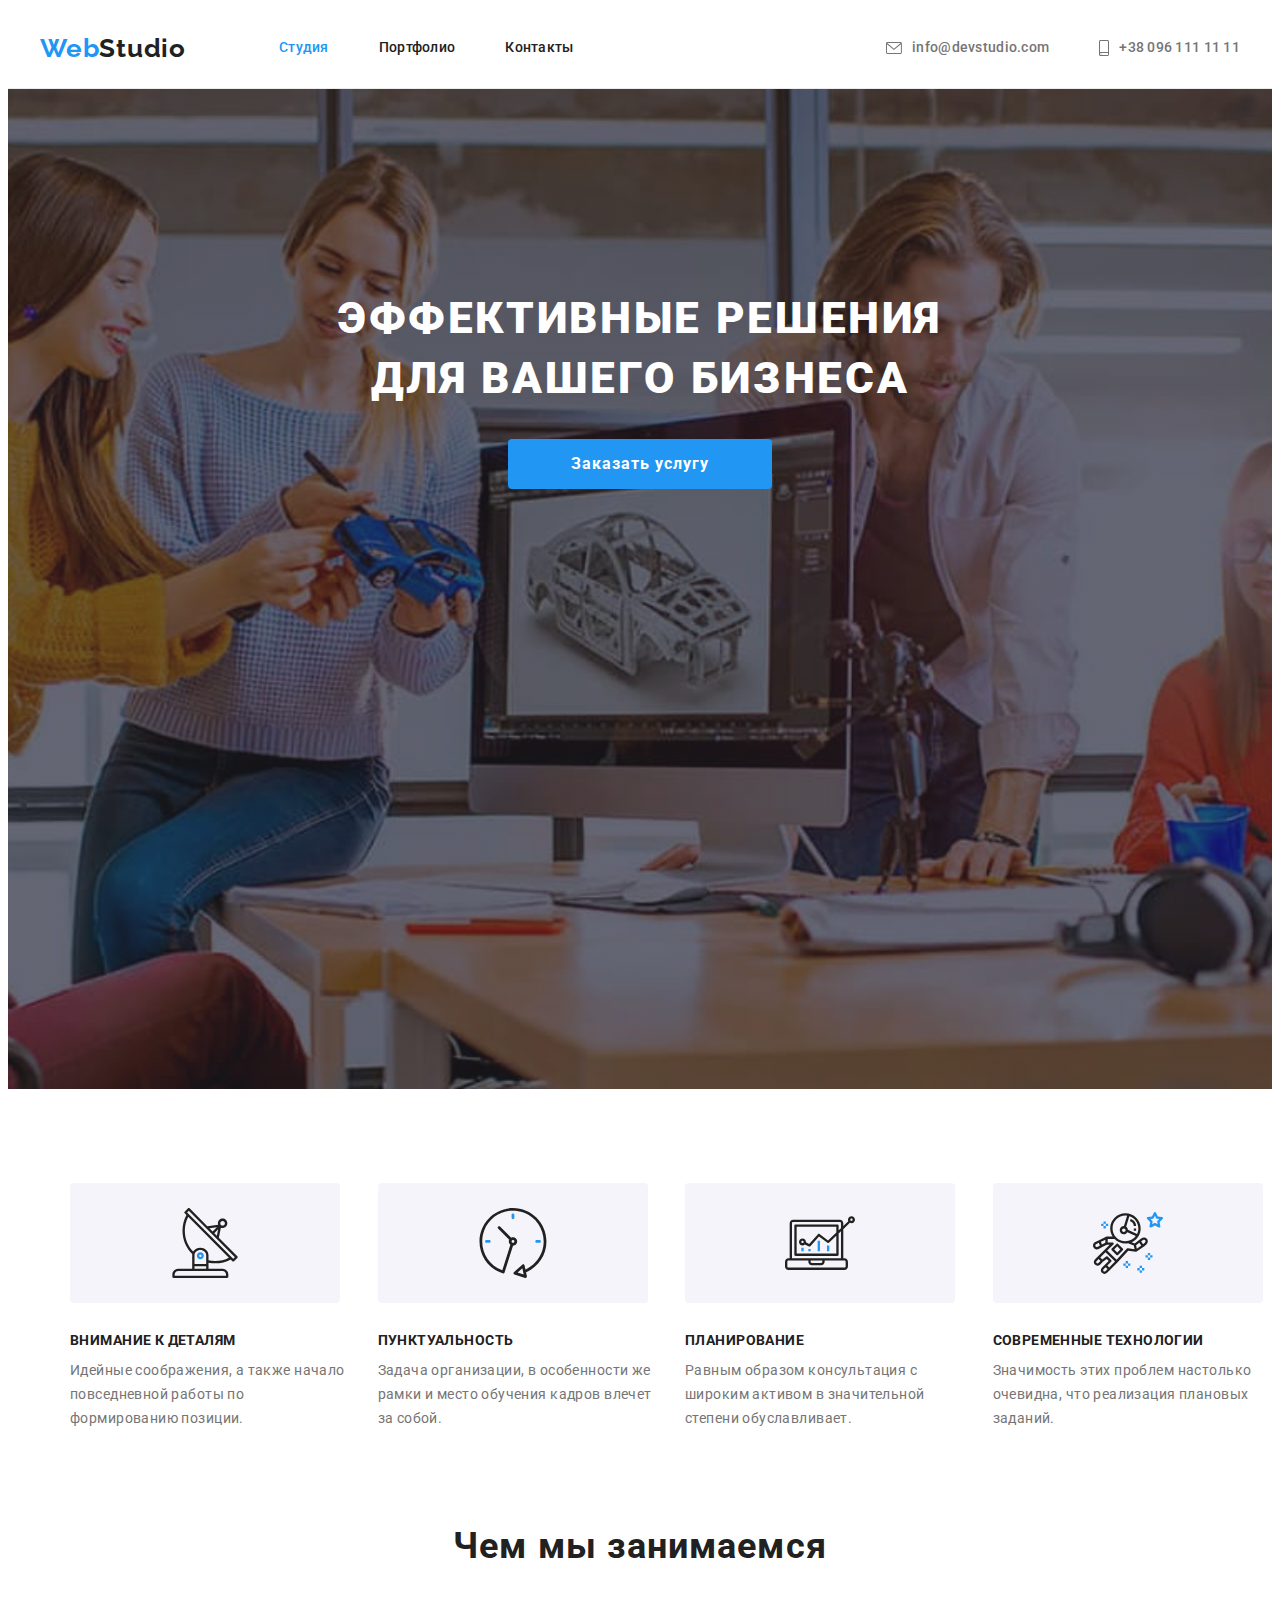
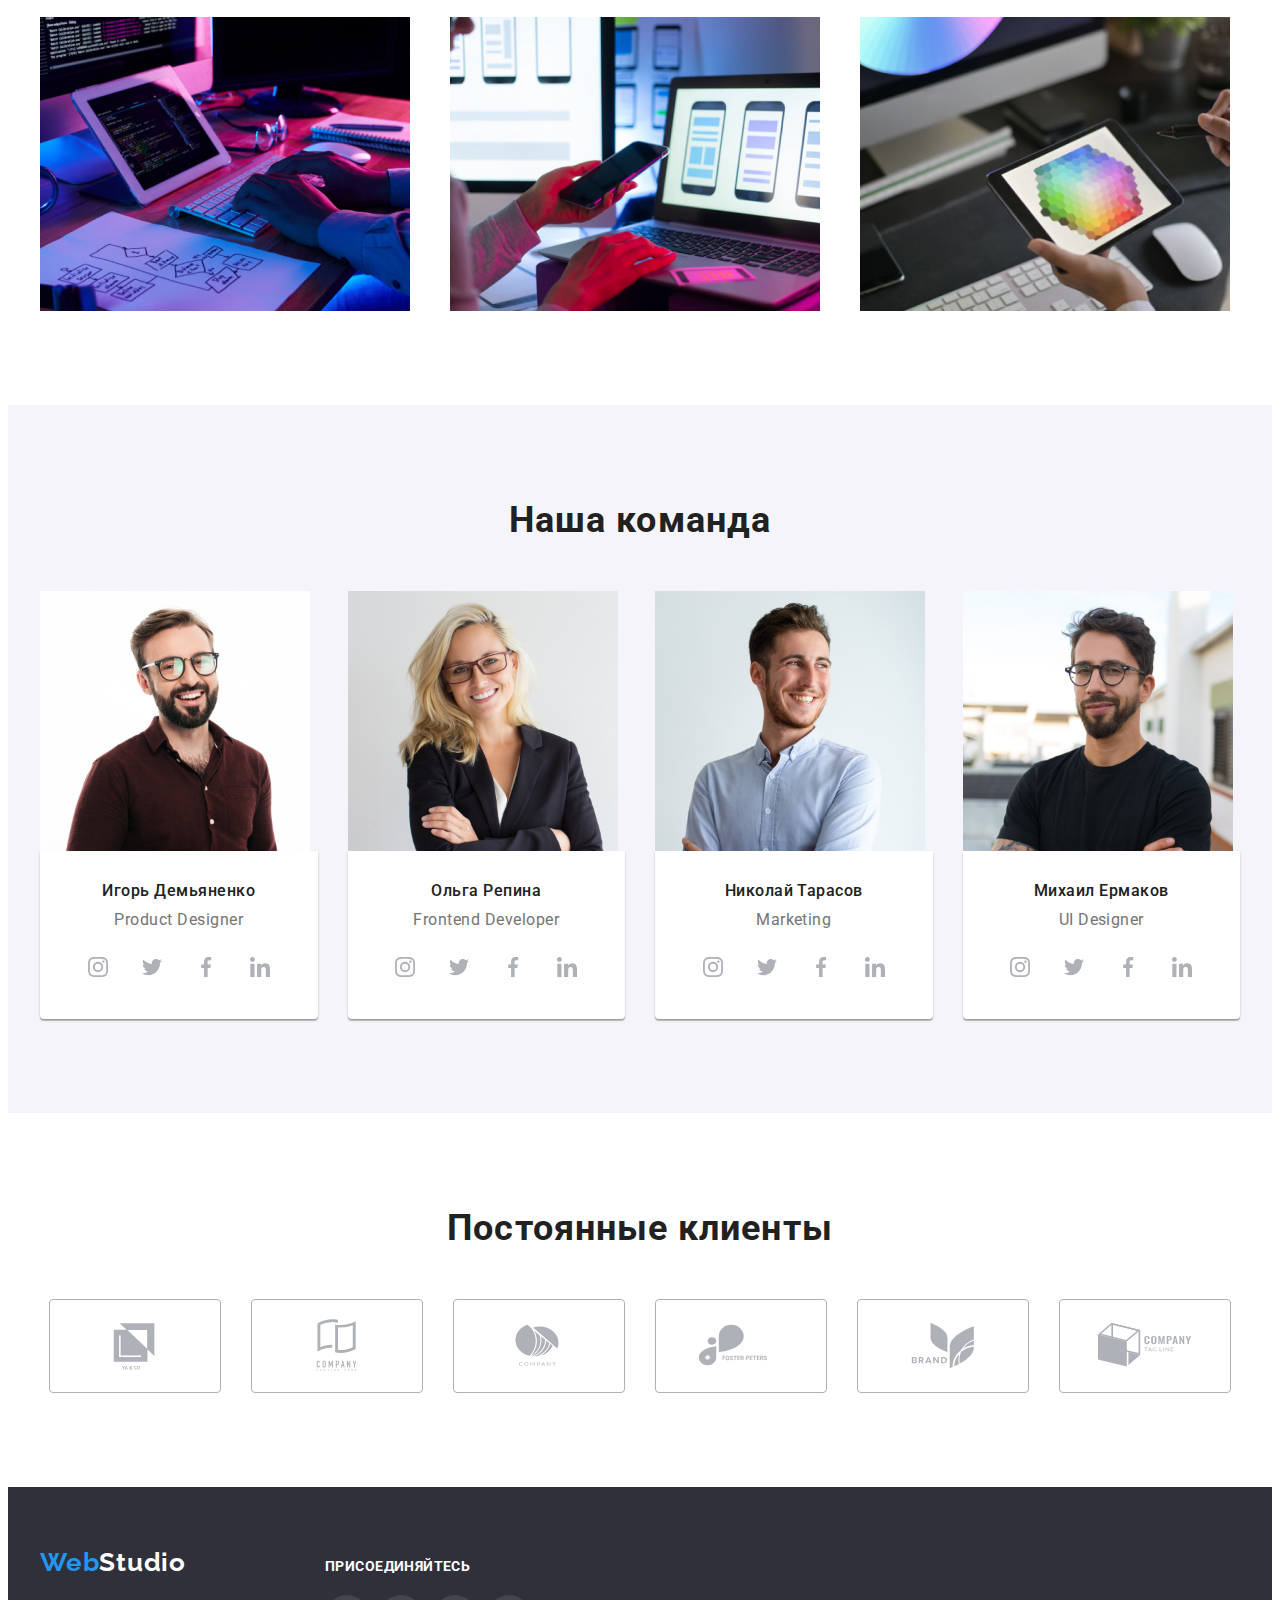
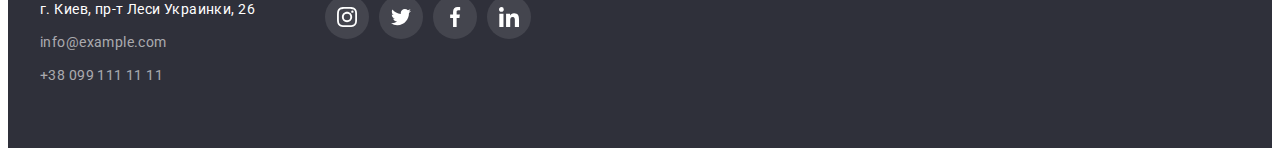
<file: index.html>
<!DOCTYPE html>
<html lang="ru">
  <head>
    <meta charset="UTF-8" />
    <meta http-equiv="X-UA-Compatible" content="IE=edge" />
    <meta name="viewport" content="width=device-width, initial-scale=1.0" />
    <title>WebStudio</title>
    <link rel="preconnect" href="https://fonts.googleapis.com" />
    <link rel="preconnect" href="https://fonts.gstatic.com" crossorigin />
    <link
      href="https://fonts.googleapis.com/css2?family=Raleway:wght@700&family=Roboto:wght@400;500;700;900&display=swap"
      rel="stylesheet"
    />
    <link
      rel="stylesheet"
      href="https://cdnjs.cloudflare.com/ajax/libs/modern-normalize/1.1.0/modern-normalize.min.css"
      integrity="sha512-wpPYUAdjBVSE4KJnH1VR1HeZfpl1ub8YT/NKx4PuQ5NmX2tKuGu6U/JRp5y+Y8XG2tV+wKQpNHVUX03MfMFn9Q=="
      crossorigin="anonymous"
      referrerpolicy="no-referrer"
    />
    <link rel="stylesheet" href="./css/style.css" />
  </head>
  <body>
    <header class="header">
      <!--site-nav-->
      <div class="container header-content">
        <a class="logo" href="/">Web<span class="header-logo">Studio</span></a>
        <nav>
          <ul class="site-nav list">
            <li class="site-nav-item">
              <a class="link current" href="./index.html">Студия</a>
            </li>
            <li class="site-nav-item">
              <a class="link" href="./portfolio.html">Портфолио</a>
            </li>
            <li class="site-nav-item"><a class="link" href="">Контакты</a></li>
          </ul>
        </nav>
        <!--contacts-->
        <ul class="list header-contacts">
          <li class="contacts-item">
            <a class="contacts" href="mailto:info@devstudio.com"
              ><svg class="contact-icon" width="16" height="12">
                <use href="./images/icons.svg#icon-envelope"></use></svg
              >info@devstudio.com</a
            >
          </li>
          <li class="contacts-item">
            <a class="contacts" href="tel:+380961111111"
              ><svg class="contact-icon" width="10" height="16">
                <use href="./images/icons.svg#icon-smartphone"></use></svg
              >+38 096 111 11 11</a
            >
          </li>
        </ul>
      </div>
    </header>
    <main>
      <!--section hero-->
      <section class="hero overlay">
        <div class="container">
          <h1 class="title-hero">
            Эффективные решения<br />
            для вашего бизнеса
          </h1>
          <a class="button" href="">Заказать услугу</a>
        </div>
      </section>
      <!--section features-->
      <section class="features">
        <div class="container">
          <h2 class="title-hidden">Качества вебстудии</h2>
          <ul class="features-list list">
            <li class="features-item">
              <div class="features-box">
                <svg class="features-icon" width="70" height="70">
                  <use href="./images/icons.svg#icon-antenna"></use>
                </svg>
              </div>
              <h3 class="features-title-secondary">Внимание к деталям</h3>
              <p class="features-text">
                Идейные соображения, а также начало повседневной работы по
                формированию позиции.
              </p>
            </li>
            <li class="features-item">
              <div class="features-box">
                <svg class="features-icon" width="70" height="70">
                  <use href="./images/icons.svg#icon-clock"></use>
                </svg>
              </div>
              <h3 class="features-title-secondary">Пунктуальность</h3>
              <p class="features-text">
                Задача организации, в особенности же рамки и место обучения
                кадров влечет за собой.
              </p>
            </li>
            <li class="features-item">
              <div class="features-box">
                <svg class="features-icon" width="70" height="70">
                  <use href="./images/icons.svg#icon-diagram"></use>
                </svg>
              </div>
              <h3 class="features-title-secondary">Планирование</h3>
              <p class="features-text">
                Равным образом консультация с широким активом в значительной
                степени обуславливает.
              </p>
            </li>
            <li class="features-item">
              <div class="features-box">
                <svg class="features-icon" width="70" height="70">
                  <use href="./images/icons.svg#icon-astronaut"></use>
                </svg>
              </div>
              <h3 class="features-title-secondary">Современные технологии</h3>
              <p class="features-text">
                Значимость этих проблем настолько очевидна, что реализация
                плановых заданий.
              </p>
            </li>
          </ul>
        </div>
      </section>
      <!--section activity-->
      <section class="activity">
        <div class="container">
          <h2 class="activity-title-primary">Чем мы занимаемся</h2>
          <ul class="list activity-list">
            <li class="activity-item">
              <a href="">
                <img
                  src="./img-services/img1.jpg"
                  alt="руки над клавиатурой компьютера"
                  width="370"
              /></a>
            </li>
            <li class="activity-item">
              <a href="">
                <img
                  src="./img-services/img2.jpg"
                  alt="рука держит телефон перед ноутбуком"
                  width="370"
              /></a>
            </li>
            <li class="activity-item">
              <a href="">
                <img
                  src="./img-services/img3.jpg"
                  alt="планшет в руке в котором цветная графика"
                  width="370"
              /></a>
            </li>
          </ul>
        </div>
      </section>
      <!--section team-->
      <section class="team">
        <div class="container">
          <h2 class="team-title-primary">Наша команда</h2>
          <ul class="list team-list">
            <li class="team-item">
              <img
                src="./img-team/img.jpg"
                alt="фотография мужчины в очках"
                class="team-photo"
                width="270"
              />
              <div class="img-team-caption">
                <h3 class="team-title-secondary">Игорь Демьяненко</h3>
                <p class="team-text">Product Designer</p>
                <ul class="team-social-lincs list">
                  <li class="team-social-item">
                    <a class="team-elipse" href=""
                      ><svg class="team-social-icon" width="20" height="20">
                        <use
                          href="./images/icons.svg#icon-instagram"
                        ></use></svg
                    ></a>
                  </li>
                  <li class="team-social-item">
                    <a class="team-elipse" href=""
                      ><svg class="team-social-icon" width="20" height="20">
                        <use href="./images/icons.svg#icon-twitter"></use></svg
                    ></a>
                  </li>
                  <li class="team-social-item">
                    <a class="team-elipse" href=""
                      ><svg class="team-social-icon" width="20" height="20">
                        <use href="./images/icons.svg#icon-facebook"></use></svg
                    ></a>
                  </li>
                  <li class="team-social-item">
                    <a class="team-elipse" href=""
                      ><svg class="team-social-icon" width="20" height="20">
                        <use href="./images/icons.svg#icon-linkedin"></use></svg
                    ></a>
                  </li>
                </ul>
              </div>
            </li>
            <li class="team-item">
              <img
                src="./img-team/img1.jpg"
                alt="фотография женьщины в очках"
                class="team-photo"
                width="270"
              />
              <div class="img-team-caption">
                <h3 class="team-title-secondary">Ольга Репина</h3>
                <p class="team-text">Frontend Developer</p>
                <ul class="team-social-lincs list">
                  <li class="team-social-item">
                    <a class="team-elipse" href=""
                      ><svg class="team-social-icon" width="20" height="20">
                        <use
                          href="./images/icons.svg#icon-instagram"
                        ></use></svg
                    ></a>
                  </li>
                  <li class="team-social-item">
                    <a class="team-elipse" href=""
                      ><svg class="team-social-icon" width="20" height="20">
                        <use href="./images/icons.svg#icon-twitter"></use></svg
                    ></a>
                  </li>
                  <li class="team-social-item">
                    <a class="team-elipse" href=""
                      ><svg class="team-social-icon" width="20" height="20">
                        <use href="./images/icons.svg#icon-facebook"></use></svg
                    ></a>
                  </li>
                  <li class="team-social-item">
                    <a class="team-elipse" href=""
                      ><svg class="team-social-icon" width="20" height="20">
                        <use href="./images/icons.svg#icon-linkedin"></use></svg
                    ></a>
                  </li>
                </ul>
              </div>
            </li>
            <li class="team-item">
              <img
                src="./img-team/img2.jpg"
                alt="фотография улыбающегося мужчины в полуобороте"
                class="team-photo"
                width="270"
              />
              <div class="img-team-caption">
                <h3 class="team-title-secondary">Николай Тарасов</h3>
                <p class="team-text">Marketing</p>
                <ul class="team-social-lincs list">
                  <li class="team-social-item">
                    <a class="team-elipse" href=""
                      ><svg class="team-social-icon" width="20" height="20">
                        <use
                          href="./images/icons.svg#icon-instagram"
                        ></use></svg
                    ></a>
                  </li>
                  <li class="team-social-item">
                    <a class="team-elipse" href=""
                      ><svg class="team-social-icon" width="20" height="20">
                        <use href="./images/icons.svg#icon-twitter"></use></svg
                    ></a>
                  </li>
                  <li class="team-social-item">
                    <a class="team-elipse" href=""
                      ><svg class="team-social-icon" width="20" height="20">
                        <use href="./images/icons.svg#icon-facebook"></use></svg
                    ></a>
                  </li>
                  <li class="team-social-item">
                    <a class="team-elipse" href=""
                      ><svg class="team-social-icon" width="20" height="20">
                        <use href="./images/icons.svg#icon-linkedin"></use></svg
                    ></a>
                  </li>
                </ul>
              </div>
            </li>
            <li class="team-item">
              <img
                src="./img-team/img3.jpg"
                alt="фотография мужчины в очках с бородой"
                class="team-photo"
                width="270"
              />
              <div class="img-team-caption">
                <h3 class="team-title-secondary">Михаил Ермаков</h3>
                <p class="team-text">UI Designer</p>
                <ul class="team-social-lincs list">
                  <li class="team-social-item">
                    <a class="team-elipse" href=""
                      ><svg class="team-social-icon" width="20" height="20">
                        <use
                          href="./images/icons.svg#icon-instagram"
                        ></use></svg
                    ></a>
                  </li>
                  <li class="team-social-item">
                    <a class="team-elipse" href=""
                      ><svg class="team-social-icon" width="20" height="20">
                        <use href="./images/icons.svg#icon-twitter"></use></svg
                    ></a>
                  </li>
                  <li class="team-social-item">
                    <a class="team-elipse" href=""
                      ><svg class="team-social-icon" width="20" height="20">
                        <use href="./images/icons.svg#icon-facebook"></use></svg
                    ></a>
                  </li>
                  <li class="team-social-item">
                    <a class="team-elipse" href=""
                      ><svg class="team-social-icon" width="20" height="20">
                        <use href="./images/icons.svg#icon-linkedin"></use></svg
                    ></a>
                  </li>
                </ul>
              </div>
            </li>
          </ul>
        </div>
      </section>
      <!--section clients-->
      <section class="clients">
        <div class="container">
          <h2 class="clients-title">Постоянные клиенты</h2>
          <ul class="list client-list">
            <li class="client-icon">
              <a class="client-link" href=""
                ><svg class="client-logo" width="106" height="60">
                  <use href="./images/icons.svg#icon-client1"></use></svg
              ></a>
            </li>
            <li class="client-icon">
              <a class="client-link" href=""
                ><svg class="client-logo" width="106" height="60">
                  <use href="./images/icons.svg#icon-client2"></use></svg
              ></a>
            </li>
            <li class="client-icon">
              <a class="client-link" href=""
                ><svg class="client-logo" width="106" height="60">
                  <use href="./images/icons.svg#icon-client3"></use></svg
              ></a>
            </li>
            <li class="client-icon">
              <a class="client-link" href=""
                ><svg class="client-logo" width="106" height="60">
                  <use href="./images/icons.svg#icon-client4"></use></svg
              ></a>
            </li>
            <li class="client-icon">
              <a class="client-link" href=""
                ><svg class="client-logo" width="106" height="60">
                  <use href="./images/icons.svg#icon-client5"></use></svg
              ></a>
            </li>
            <li class="client-icon">
              <a class="client-link" href=""
                ><svg class="client-logo" width="106" height="60">
                  <use href="./images/icons.svg#icon-client6"></use></svg
              ></a>
            </li>
          </ul>
        </div>
      </section>
    </main>
    <!--footer-->
    <footer class="footer">
      <div class="container footer-section">
        <div class="footer-contacts">
          <a class="footer-logo" href="/"
            >Web<span class="logo-past">Studio</span></a
          >
          <address class="footer-address">
            г. Киев, пр-т Леси Украинки, 26
          </address>
          <p class="footer-contact mail">info@example.com</p>
          <p class="footer-contact tel">+38 099 111 11 11</p>
        </div>
        <div class="social">
          <p class="social-text">присоединяйтесь</p>
          <ul class="social-lincs list">
            <li class="social-lincs-item">
              <a class="elipse" href=""
                ><svg class="social-icon" width="20" height="20">
                  <use href="./images/icons.svg#icon-instagram"></use></svg
              ></a>
            </li>
            <li class="social-lincs-item">
              <a class="elipse" href=""
                ><svg class="social-icon" width="20" height="20">
                  <use href="./images/icons.svg#icon-twitter"></use></svg
              ></a>
            </li>
            <li class="social-lincs-item">
              <a class="elipse" href=""
                ><svg class="social-icon" width="20" height="20">
                  <use href="./images/icons.svg#icon-facebook"></use></svg
              ></a>
            </li>
            <li class="social-lincs-item">
              <a class="elipse" href=""
                ><svg class="social-icon" width="20" height="20">
                  <use href="./images/icons.svg#icon-linkedin"></use></svg
              ></a>
            </li>
          </ul>
        </div>
      </div>
    </footer>
  </body>
</html>
</file>
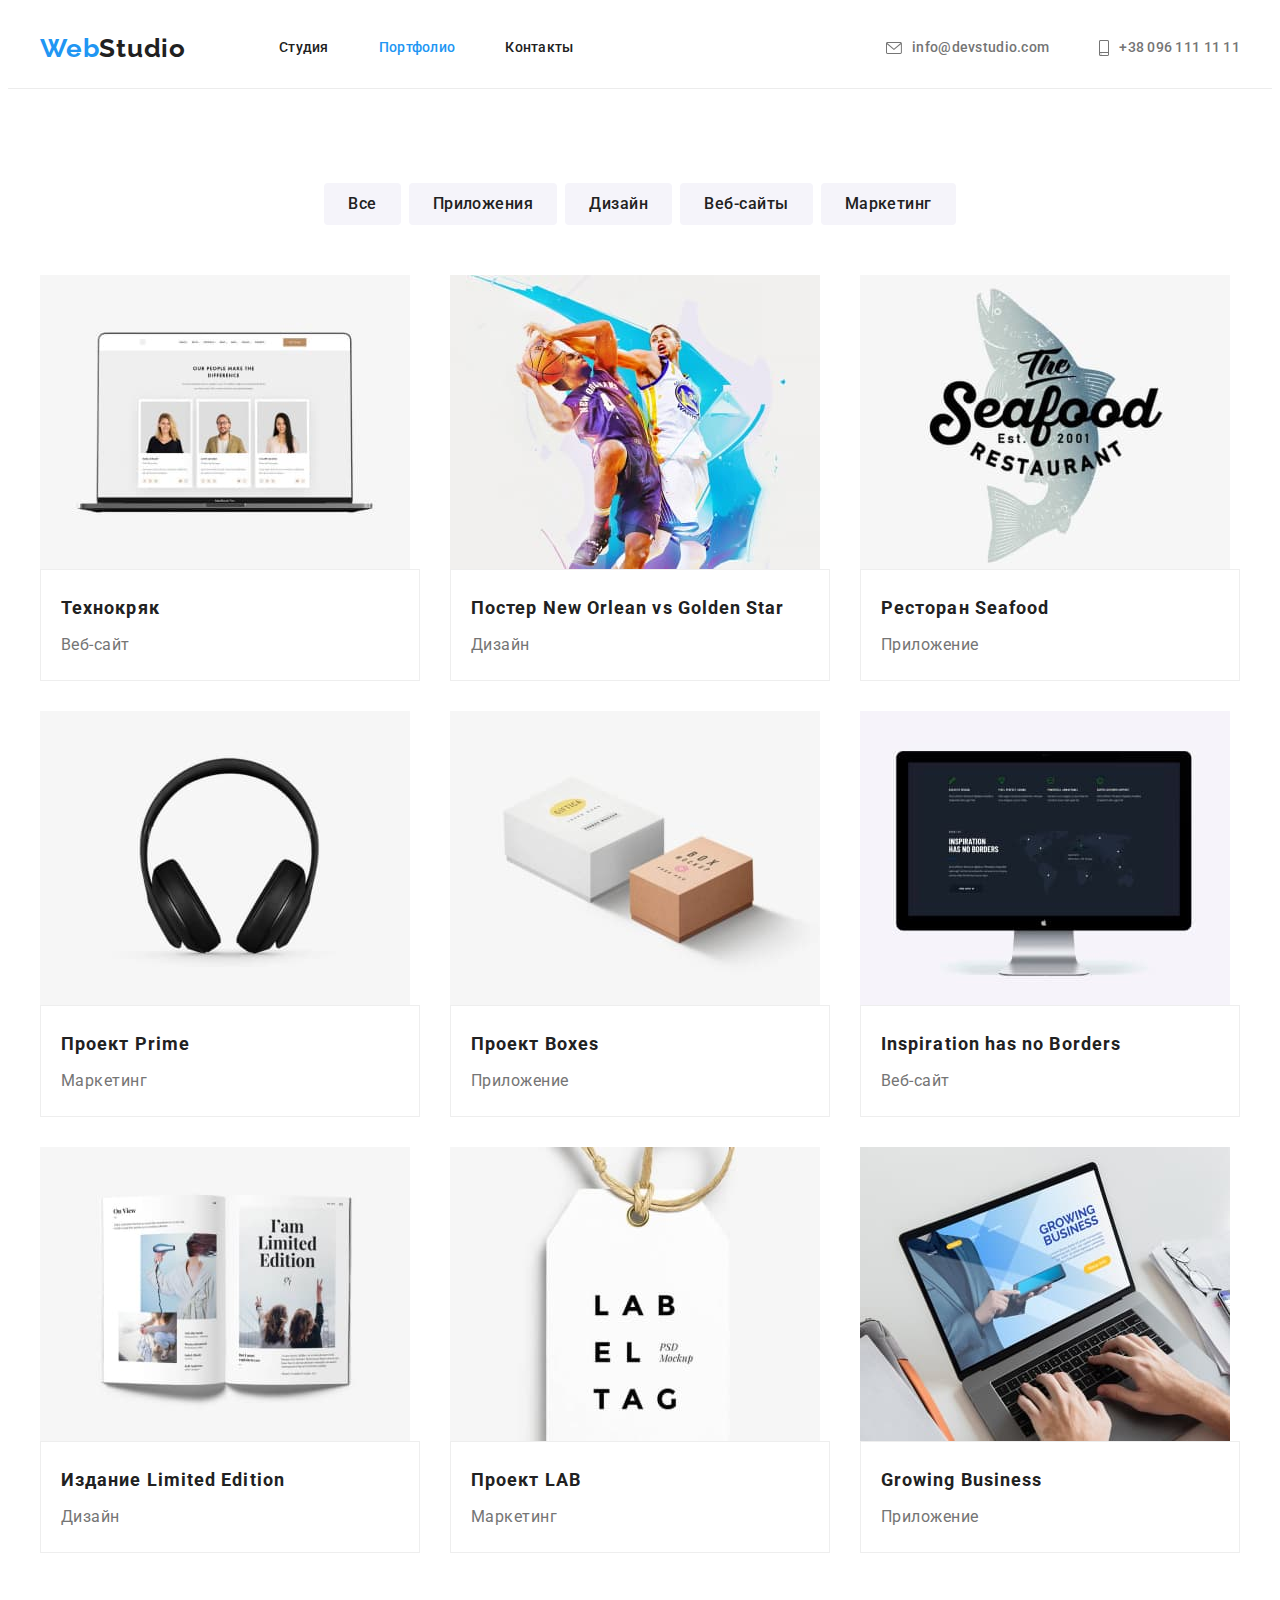
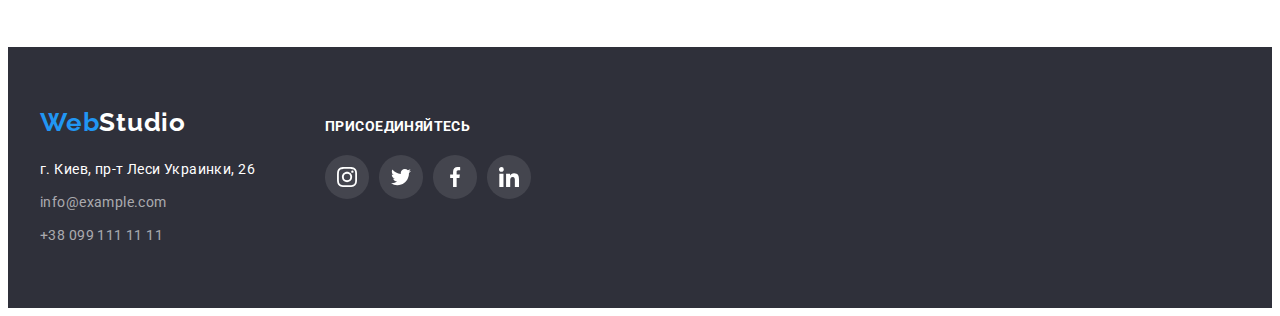
<file: portfolio.html>
<!DOCTYPE html>
<html lang="ru">
  <head>
    <meta charset="UTF-8" />
    <meta http-equiv="X-UA-Compatible" content="IE=edge" />
    <meta name="viewport" content="width=device-width, initial-scale=1.0" />
    <title>WebStudio</title>
    <link rel="preconnect" href="https://fonts.googleapis.com" />
    <link rel="preconnect" href="https://fonts.gstatic.com" crossorigin />
    <link
      href="https://fonts.googleapis.com/css2?family=Raleway:wght@700&family=Roboto:wght@400;500;700;900&display=swap"
      rel="stylesheet"
    />
    <link
      rel="stylesheet"
      href="https://cdnjs.cloudflare.com/ajax/libs/modern-normalize/1.1.0/modern-normalize.min.css"
      integrity="sha512-wpPYUAdjBVSE4KJnH1VR1HeZfpl1ub8YT/NKx4PuQ5NmX2tKuGu6U/JRp5y+Y8XG2tV+wKQpNHVUX03MfMFn9Q=="
      crossorigin="anonymous"
      referrerpolicy="no-referrer"
    />
    <link rel="stylesheet" href="./css/style.css" />
  </head>
  <body>
    <header class="header">
      <!--site-nav-->
      <div class="container header-content">
        <a class="logo" href="/">Web<span class="header-logo">Studio</span></a>
        <nav>
          <ul class="site-nav list">
            <li class="site-nav-item">
              <a class="link" href="./index.html">Студия</a>
            </li>
            <li class="site-nav-item">
              <a class="link current" href="./portfolio.html">Портфолио</a>
            </li>
            <li class="site-nav-item"><a class="link" href="">Контакты</a></li>
          </ul>
        </nav>
        <!--contacts-->
        <ul class="list header-contacts">
          <li class="contacts-item">
            <a class="contacts" href="mailto:info@devstudio.com"
              ><svg class="contact-icon" width="16" height="12">
                <use href="./images/icons.svg#icon-envelope"></use></svg
              >info@devstudio.com</a
            >
          </li>
          <li class="contacts-item">
            <a class="contacts" href="tel:+380961111111"
              ><svg class="contact-icon" width="10" height="16">
                <use href="./images/icons.svg#icon-smartphone"></use></svg
              >+38 096 111 11 11</a
            >
          </li>
        </ul>
      </div>
    </header>
    <main>
      <!--section portfolio-->
      <section class="portfolio">
        <div class="container">
          <h1 class="title-hidden">Портфолио</h1>
          <ul class="list portfolio-filters">
            <li class="filters-item">
              <button class="filter" type="button">Все</button>
            </li>
            <li class="filters-item">
              <button class="filter" type="button">Приложения</button>
            </li>
            <li class="filters-item">
              <button class="filter" type="button">Дизайн</button>
            </li>
            <li class="filters-item">
              <button class="filter" type="button">Веб-сайты</button>
            </li>
            <li class="filters-item">
              <button class="filter" type="button">Маркетинг</button>
            </li>
          </ul>
          <ul class="list portfolio-list">
            <li class="portfolio-item">
              <a href="" class="portfolio-link"
                ><img
                  src="./img-portfolio/img1.jpg"
                  alt="скрин страницы веб-сайта"
                  class="portfolio-img"
                  width="370"
                />
                <div class="img-portfolio-caption">
                  <h2 class="portfolio-title-secondary">Технокряк</h2>
                  <p class="portfolio-text">Веб-сайт</p>
                </div></a
              >
            </li>
            <li class="portfolio-item">
              <a href="" class="portfolio-link"
                ><img
                  src="./img-portfolio/img2.jpg"
                  alt="постер с двумя баскетболистами"
                  class="portfolio-img"
                  width="370"
                />
                <div class="img-portfolio-caption">
                  <h2 class="portfolio-title-secondary">
                    Постер New Orlean vs Golden Star
                  </h2>
                  <p class="portfolio-text">Дизайн</p>
                </div></a
              >
            </li>
            <li class="portfolio-item">
              <a href="" class="portfolio-link">
                <img
                  src="./img-portfolio/img3.jpg"
                  alt="эмблема ресторана"
                  class="portfolio-img"
                  width="370"
                />
                <div class="img-portfolio-caption">
                  <h2 class="portfolio-title-secondary">Ресторан Seafood</h2>
                  <p class="portfolio-text">Приложение</p>
                </div></a
              >
            </li>
            <li class="portfolio-item">
              <a href="" class="portfolio-link">
                <img
                  src="./img-portfolio/img4.jpg"
                  alt="наушники"
                  class="portfolio-img"
                  width="370"
                />
                <div class="img-portfolio-caption">
                  <h2 class="portfolio-title-secondary">Проект Prime</h2>
                  <p class="portfolio-text">Маркетинг</p>
                </div></a
              >
            </li>
            <li class="portfolio-item">
              <a href="" class="portfolio-link"
                ><img
                  src="./img-portfolio/img5.jpg"
                  alt="две коробки"
                  class="portfolio-img"
                  width="370"
                />
                <div class="img-portfolio-caption">
                  <h2 class="portfolio-title-secondary">Проект Boxes</h2>
                  <p class="portfolio-text">Приложение</p>
                </div></a
              >
            </li>
            <li class="portfolio-item">
              <a href="" class="portfolio-link"
                ><img
                  src="./img-portfolio/img6.jpg"
                  alt="изображение монитора компьютера"
                  class="portfolio-img"
                  width="370"
                />
                <div class="img-portfolio-caption">
                  <h2 class="portfolio-title-secondary">
                    Inspiration has no Borders
                  </h2>
                  <p class="portfolio-text">Веб-сайт</p>
                </div></a
              >
            </li>
            <li class="portfolio-item">
              <a href="" class="portfolio-link"
                ><img
                  src="./img-portfolio/img7.jpg"
                  alt="изображение журнала"
                  class="portfolio-img"
                  width="370"
                />
                <div class="img-portfolio-caption">
                  <h2 class="portfolio-title-secondary">
                    Издание Limited Edition
                  </h2>
                  <p class="portfolio-text">Дизайн</p>
                </div></a
              >
            </li>
            <li class="portfolio-item">
              <a href="" class="portfolio-link"
                ><img
                  src="./img-portfolio/img8.jpg"
                  alt="изображение бирки"
                  class="portfolio-img"
                  width="370"
                />
                <div class="img-portfolio-caption">
                  <h2 class="portfolio-title-secondary">Проект LAB</h2>
                  <p class="portfolio-text">Маркетинг</p>
                </div></a
              >
            </li>
            <li class="portfolio-item">
              <a href="" class="portfolio-link"
                ><img
                  src="./img-portfolio/img9.jpg"
                  alt="изображение ноутбука"
                  class="portfolio-img"
                  width="370"
                />
                <div class="img-portfolio-caption">
                  <h2 class="portfolio-title-secondary">Growing Business</h2>
                  <p class="portfolio-text">Приложение</p>
                </div></a
              >
            </li>
          </ul>
        </div>
      </section>
    </main>
    <!--footer-->
    <footer class="footer">
      <div class="container footer-section">
        <div class="footer-contacts">
          <a class="footer-logo" href="/"
            >Web<span class="logo-past">Studio</span></a
          >
          <address class="footer-address">
            г. Киев, пр-т Леси Украинки, 26
          </address>
          <p class="footer-contact mail">info@example.com</p>
          <p class="footer-contact tel">+38 099 111 11 11</p>
        </div>
        <div class="social">
          <p class="social-text">присоединяйтесь</p>
          <ul class="social-lincs list">
            <li class="social-lincs-item">
              <a class="elipse" href=""
                ><svg class="social-icon" width="20" height="20">
                  <use href="./images/icons.svg#icon-instagram"></use></svg
              ></a>
            </li>
            <li class="social-lincs-item">
              <a class="elipse" href=""
                ><svg class="social-icon" width="20" height="20">
                  <use href="./images/icons.svg#icon-twitter"></use></svg
              ></a>
            </li>
            <li class="social-lincs-item">
              <a class="elipse" href=""
                ><svg class="social-icon" width="20" height="20">
                  <use href="./images/icons.svg#icon-facebook"></use></svg
              ></a>
            </li>
            <li class="social-lincs-item">
              <a class="elipse" href=""
                ><svg class="social-icon" width="20" height="20">
                  <use href="./images/icons.svg#icon-linkedin"></use></svg
              ></a>
            </li>
          </ul>
        </div>
      </div>
    </footer>
  </body>
</html>
</file>
<file: css/style.css>
body {
  color: #757757;
  background-color: #ffffff;
  font-family: "Roboto", sans-serif;
}
/*Цвет основного текста №757575*/
/*Цвет заголовка #212121*/
/*Цвет акцента #2196F3*/
/*Белый цвет #ffffff*/
:root {
  --primary-text-color--: #757575;
  --title-text-color--: #212121;
  --accent-color--: #2196f3;
  --primary-white-color--: #ffffff;
  --typical-margin--: 30px;
}
h1,
h2,
h3,
h4,
h5,
h6 {
  margin: 0;
}
ul,
ol,
p {
  padding-left: 0;
  margin: 0;
}
img {
  display: block;
}
.container {
  width: 1200px;
  padding-left: 15px;
  padding-right: 15px;
  margin: 0 auto;
}

.link.current {
  color: var(--accent-color--);
}
/*header*/
.header {
  border-bottom: 1px solid rgba(236, 236, 236, 1);
}

.header-content {
  display: flex;
  align-items: center;
}
/*logo*/
.logo {
  display: block;

  color: var(--accent-color--);
  font-family: Raleway;
  font-weight: 700;
  font-size: 26px;
  line-height: 1.19;
  letter-spacing: 0.03em;
  text-decoration: none;
}
.header-logo {
  color: var(--title-text-color--);
}
/*site-nav*/
.list {
  list-style: none;
}
.site-nav {
  display: flex;
  margin-left: 93px;
}
.site-nav-item:not(:last-child) {
  margin-right: 50px;
}
.link {
  display: block;
  padding-top: 32px;
  padding-bottom: 32px;

  color: var(--title-text-color--);
  font-weight: 500;
  font-size: 14px;
  line-height: 1.14;
  letter-spacing: 0.02em;
  text-decoration: none;
}
.link:hover,
.link:focus {
  color: var(--accent-color--);
}
/*contacts*/
.header-contacts {
  display: flex;
  margin-left: auto;
}
.contacts-item:not(:last-child) {
  margin-right: 50px;
}
.contacts {
  display: flex;
  justify-content: center;
  align-items: center;
  fill: var(--primary-text-color--);
  padding-top: 32px;
  padding-bottom: 32px;

  color: var(--primary-text-color--);
  font-weight: 500;
  font-size: 14px;
  line-height: 1.14;
  letter-spacing: 0.02em;
  text-decoration: none;
}
.contacts:hover,
.contacts:focus {
  color: var(--accent-color--);
}
.contact-icon {
  margin-right: 10px;
  fill: currentColor;
}
/*hero*/
.hero .container {
  text-align: center;
}
.hero {
  padding-top: 200px;
  padding-bottom: 200px;

  background-color: #2f303a;
}
.overlay {
  max-width: 1600px;
  height: 600px;
  margin-left: auto;
  margin-right: auto;

  background-image: linear-gradient(
      rgba(47, 48, 58, 0.4),
      rgba(47, 48, 58, 0.4)
    ),
    url(../images/hero.jpg);
  background-repeat: no-repeat;
  background-position: center;
  background-size: cover;
}
.title-hero {
  margin-bottom: var(--typical-margin--);
  margin-right: auto;
  margin-left: auto;

  color: var(--primary-white-color--);
  font-weight: 900;
  font-size: 44px;
  line-height: 1.36;
  letter-spacing: 0.06em;
  text-transform: uppercase;
}
.button {
  display: inline-block;
  border-radius: 4px;
  padding: 10px 32px;
  min-width: 200px;
  margin-right: auto;
  margin-left: auto;

  color: var(--primary-white-color--);
  background-color: var(--accent-color--);
  font-weight: 700;
  font-size: 16px;
  line-height: 1.88;
  letter-spacing: 0.06em;
  text-decoration: none;
}
.button:hover,
.button:focus {
  background-color: rgb(24, 140, 232);
  box-shadow: 0px 4px 4px rgba(0, 0, 0, 0.15);
}
/*section features*/
.features {
  padding-top: 94px;
  padding-bottom: 94px;
}
.title-hidden {
  position: absolute;
  width: 1px;
  height: 1px;
  margin: -1px;
  border: 0;
  padding: 0;

  white-space: nowrap;
  clip-path: inset(100%);
  clip: rect(0 0 0 0);
  overflow: hidden;
}
.features-list {
  display: flex;
  flex-wrap: wrap;
  margin-right: -30px;
}
.features-item {
  flex-basis: calc(100% / 4 - 30px);
  margin-left: 30px;
}
.features-box {
  display: flex;
  justify-content: center;
  align-items: center;
  width: 270px;
  height: 120px;

  background-color: #f5f4fa;
  border-radius: 4px;
}
.features-title-secondary {
  margin-top: var(--typical-margin--);
  margin-bottom: 10px;

  color: var(--title-text-color--);
  font-weight: 700;
  font-size: 14px;
  line-height: 1.14;
  letter-spacing: 0.03em;
  text-transform: uppercase;
}
.features-text {
  color: var(--primary-text-color--);
  font-weight: 400;
  font-size: 14px;
  line-height: 1.71;
  letter-spacing: 0.03em;
}
/*section activity*/
.activity {
  padding-bottom: 94px;
}
.activity-list {
  display: flex;
  margin-left: -30px;
}
.activity-item {
  flex-basis: calc(100% / 3 - 30px);
  margin-left: 30px;
}
.container .activity-title-primary {
  margin-bottom: 50px;

  color: var(--title-text-color--);
  font-weight: 700;
  font-size: 36px;
  line-height: 1.17;
  text-align: center;
  letter-spacing: 0.03em;
}
/*section team*/
.team {
  padding-top: 94px;
  padding-bottom: 94px;

  background: #f5f4fa;
}
.team-title-primary {
  margin-bottom: 50px;

  color: var(--title-text-color--);
  font-weight: 700;
  font-size: 36px;
  line-height: 1.17;
  text-align: center;
  letter-spacing: 0.03em;
}
.team-list {
  display: flex;
  margin-left: -30px;
}
.team-item {
  flex-basis: calc(100% / 4 - 30px);
  margin-left: 30px;
}
.img-team-caption {
  padding-top: var(--typical-margin--);
  padding-bottom: var(--typical-margin--);
  text-align: center;

  background: #ffffff;

  box-shadow: 0px 1px 3px rgba(0, 0, 0, 0.12), 0px 1px 1px rgba(0, 0, 0, 0.14),
    0px 2px 1px rgba(0, 0, 0, 0.2);
  border-radius: 0px 0px 4px 4px;
}
.team-title-secondary {
  margin-bottom: 10px;

  color: var(--title-text-color--);
  font-weight: 500;
  font-size: 16px;
  line-height: 1.19;
  letter-spacing: 0.03em;
}
.team-text {
  margin-bottom: 16px;
  color: var(--primary-text-color--);
  font-size: 16px;
  line-height: 1.19;
  letter-spacing: 0.03em;
}
.team-social-lincs {
  display: flex;
  justify-content: center;
}
.team-social-item:not(:last-child) {
  margin-right: 10px;
}
.team-elipse {
  display: flex;
  justify-content: center;
  align-items: center;
  color: #afb1b8;

  width: 44px;
  height: 44px;
  border-radius: 50%;
}
.team-social-icon {
  fill: currentColor;
}
.team-elipse:hover,
.team-elipse:focus {
  color: var(--primary-white-color--);
  background-color: var(--accent-color--);
}
/*section clients*/

.clients {
  padding-top: 94px;
  padding-bottom: 94px;
}
.clients-title {
  margin-bottom: 50px;
  color: var(--title-text-color--);
  font-weight: 700;
  font-size: 36px;
  line-height: 1.17;
  text-align: center;
  letter-spacing: 0.03em;
}
.client-list {
  display: flex;
  justify-content: center;
}
.client-icon:not(:last-child) {
  margin-right: var(--typical-margin--);
}
.client-link {
  display: flex;
  justify-content: center;
  align-items: center;
  color: #afb1b8;

  width: 170px;
  height: 92px;
  border: 1px solid #afb1b8;
  border-radius: 4px;
}
.client-logo {
  fill: currentColor;
}
.client-link:hover,
.client-link:focus {
  color: var(--accent-color--);
  border: 1px solid var(--accent-color--);
}

/*footer*/
.footer {
  background-color: #2f303a;
}
.footer-section {
  display: flex;
}
.footer-contacts {
  padding-top: 60px;
  padding-bottom: 60px;
  margin-right: 70px;
}
.footer-logo {
  display: inline-block;
  margin-bottom: 20px;
  text-decoration: none;

  color: var(--accent-color--);
  font-family: Raleway;
  font-weight: 700;
  font-size: 26px;
  line-height: 1.19;
  letter-spacing: 0.03em;
}
a .logo-past {
  color: var(--primary-white-color--);
}
.footer-address {
  margin-bottom: 9px;

  color: var(--primary-white-color--);
  font-style: normal;
  font-size: 14px;
  line-height: 1.71;
  letter-spacing: 0.03em;
}
.mail {
  margin-bottom: 9px;
}
.footer .footer-contact {
  color: rgba(100%, 100%, 100%, 60%);
  font-size: 14px;
  line-height: 1.71;
  letter-spacing: 0.03em;
}
.footer .footer-contact:hover,
.footer .footer-contact:focus {
  color: var(--accent-color--);
}
.social {
  padding-top: 72px;
  padding-bottom: 100px;
}
.social-text {
  margin-bottom: 20px;

  font-weight: 700;
  font-size: 14px;
  line-height: 1.14;
  letter-spacing: 0.03em;
  text-transform: uppercase;

  color: #ffffff;
}
.social-lincs {
  display: flex;
  justify-content: center;
  align-items: center;
}
.elipse:hover,
.elipse:focus {
  background-color: var(--accent-color--);
}
.social-lincs-item:not(:last-child) {
  margin-right: 10px;
}
.elipse {
  display: flex;
  justify-content: center;
  align-items: center;
  fill: currentColor;

  width: 44px;
  height: 44px;
  border-radius: 50%;
  background: rgba(255, 255, 255, 0.1);
}
.social-icon {
  fill: var(--primary-white-color--);
}
/*portfolio*/
.portfolio {
  padding-top: 94px;
  padding-bottom: 94px;
}
.portfolio-filters {
  display: flex;
  justify-content: center;
  margin-bottom: 50px;
}
.filter {
  padding: 6px 22px;
  border-radius: 4px;
  border-color: transparent;

  color: var(--title-text-color--);
  background-color: #f5f4fa;
  cursor: pointer;
  font-family: inherit;
  font-weight: 500;
  font-size: 16px;
  line-height: 1.62;
  text-align: center;
  letter-spacing: 0.03em;
}
.filters-item {
  margin-left: 8px;
}
.filters-item:first-child {
  margin-left: 0;
}
.filter:hover,
.filter:focus {
  color: var(--primary-white-color--);
  background-color: var(--accent-color--);
  box-shadow: 0px 3px 1px rgba(0, 0, 0, 0.1), 0px 1px 2px rgba(0, 0, 0, 0.08),
    0px 2px 2px rgba(0, 0, 0, 0.12);
  border-radius: 4px;
}
.portfolio-list {
  display: flex;
  flex-wrap: wrap;
  margin-left: -30px;
  margin-bottom: -30px;
}
.portfolio-item {
  flex-basis: calc(100% / 3 - 30px);
  margin-left: 30px;
  margin-bottom: 30px;
}
.portfolio-link {
  display: block;
  text-decoration: none;
}
.portfolio-title-secondary {
  margin-bottom: 4px;

  color: var(--title-text-color--);
  font-weight: 700;
  font-size: 18px;
  line-height: 2;
  letter-spacing: 0.06em;
}
.portfolio-text {
  color: var(--primary-text-color--);
  font-size: 16px;
  line-height: 1.88;
  letter-spacing: 0.03em;
}
.img-portfolio-caption {
  padding-top: 20px;
  padding-bottom: 20px;
  padding-left: 20px;

  background: #ffffff;
  border: 1px solid #eeeeee;
}
.portfolio-link:hover,
.portfolio-link:focus {
  box-shadow: 0px 1px 1px rgba(0, 0, 0, 0.12), 0px 4px 4px rgba(0, 0, 0, 0.06),
    1px 4px 6px rgba(0, 0, 0, 0.16);
}
</file>
